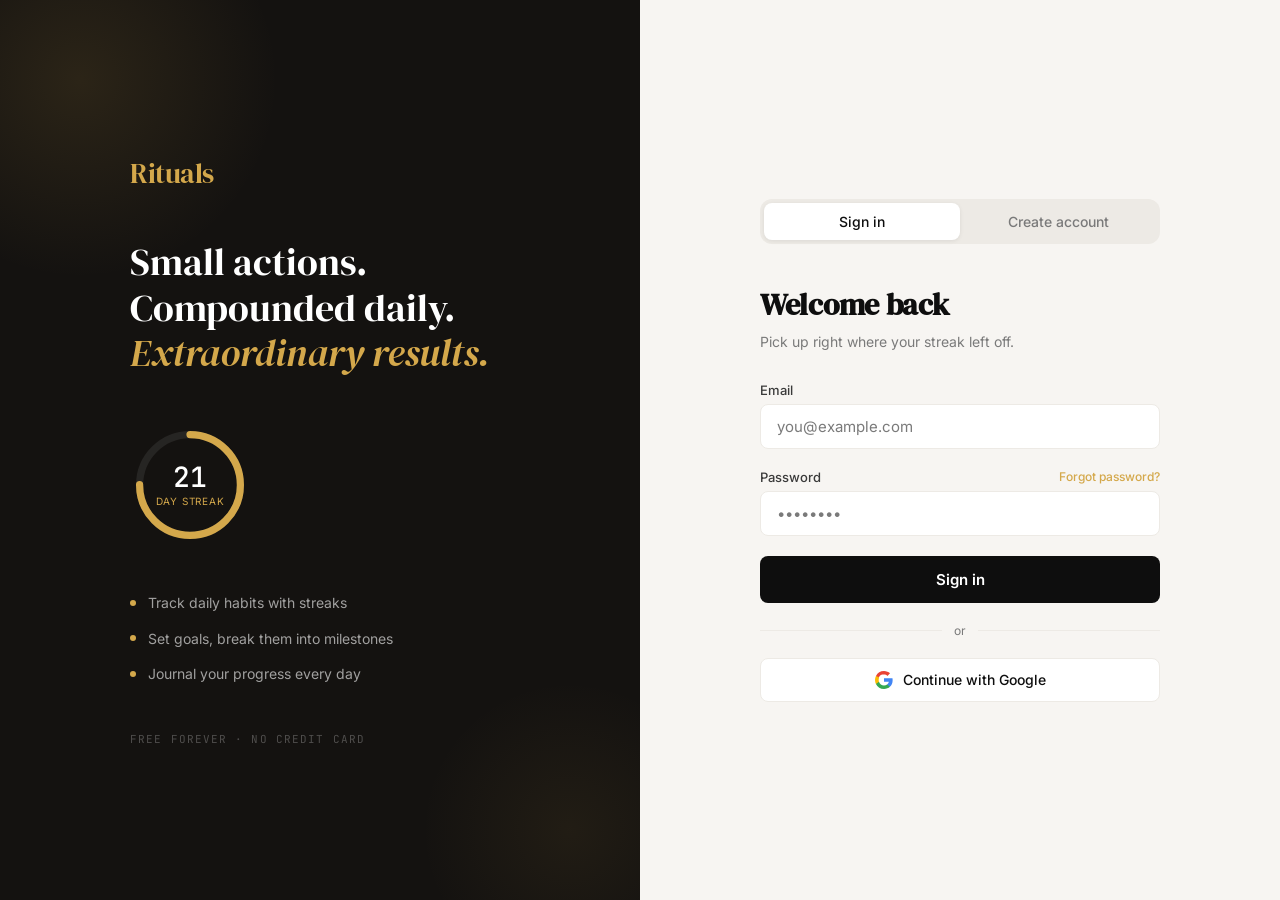
<file: index.html>
<!DOCTYPE html>
<html lang="en">
<head>
  <meta charset="UTF-8" />
  <meta name="viewport" content="width=device-width, initial-scale=1.0"/>
  <title>Rituals — Build what sticks</title>
  <link rel="preconnect" href="https://fonts.googleapis.com">
  <link href="https://fonts.googleapis.com/css2?family=DM+Serif+Display:ital@0;1&family=Inter:wght@300;400;500;600&family=JetBrains+Mono:wght@400;500&display=swap" rel="stylesheet">
  <link rel="stylesheet" href="auth.css" />
</head>
<body>

  <div class="split">

    <!-- LEFT PANEL: Brand -->
    <div class="brand-panel">
      <div class="brand-inner">
        <div class="logo">Rituals</div>
        <div class="brand-body">
          <p class="brand-tagline">Small actions.<br>Compounded daily.<br><em>Extraordinary results.</em></p>
          <div class="streak-display">
            <div class="streak-ring">
              <svg viewBox="0 0 100 100">
                <circle class="ring-bg" cx="50" cy="50" r="42"/>
                <circle class="ring-fill" cx="50" cy="50" r="42" stroke-dasharray="264" stroke-dashoffset="66"/>
              </svg>
              <div class="streak-count">
                <span class="num">21</span>
                <span class="label">day streak</span>
              </div>
            </div>
          </div>
          <ul class="feature-list">
            <li><span class="dot"></span>Track daily habits with streaks</li>
            <li><span class="dot"></span>Set goals, break them into milestones</li>
            <li><span class="dot"></span>Journal your progress every day</li>
          </ul>
        </div>
        <div class="brand-footer">Free forever · No credit card</div>
      </div>
    </div>

    <!-- RIGHT PANEL: Auth Form -->
    <div class="auth-panel">
      <div class="auth-inner">

        <div class="tab-switch">
          <button class="tab active" id="tab-login" onclick="switchTab('login')">Sign in</button>
          <button class="tab" id="tab-signup" onclick="switchTab('signup')">Create account</button>
        </div>

        <!-- LOGIN FORM -->
        <div class="form-block" id="form-login">
          <h2 class="form-title">Welcome back</h2>
          <p class="form-sub">Pick up right where your streak left off.</p>

          <div class="field">
            <label for="login-email">Email</label>
            <input type="email" id="login-email" placeholder="you@example.com" autocomplete="email"/>
          </div>
          <div class="field">
            <label for="login-password">Password</label>
            <input type="password" id="login-password" placeholder="••••••••" autocomplete="current-password"/>
            <a class="forgot" href="#">Forgot password?</a>
          </div>

          <button class="btn-primary" onclick="handleLogin()">
            <span class="btn-text">Sign in</span>
            <span class="btn-loader hidden">●●●</span>
          </button>

          <div class="divider"><span>or</span></div>

          <button class="btn-social" onclick="handleGoogleAuth()">
            <svg width="18" height="18" viewBox="0 0 18 18"><path fill="#4285F4" d="M17.64 9.2c0-.637-.057-1.251-.164-1.84H9v3.481h4.844c-.209 1.125-.843 2.078-1.796 2.717v2.258h2.908c1.702-1.567 2.684-3.875 2.684-6.615z"/><path fill="#34A853" d="M9 18c2.43 0 4.467-.806 5.956-2.18l-2.908-2.259c-.806.54-1.837.86-3.048.86-2.344 0-4.328-1.584-5.036-3.711H.957v2.332A8.997 8.997 0 0 0 9 18z"/><path fill="#FBBC05" d="M3.964 10.71A5.41 5.41 0 0 1 3.682 9c0-.593.102-1.17.282-1.71V4.958H.957A8.996 8.996 0 0 0 0 9c0 1.452.348 2.827.957 4.042l3.007-2.332z"/><path fill="#EA4335" d="M9 3.58c1.321 0 2.508.454 3.44 1.345l2.582-2.58C13.463.891 11.426 0 9 0A8.997 8.997 0 0 0 .957 4.958L3.964 6.29C4.672 4.163 6.656 3.58 9 3.58z"/></svg>
            Continue with Google
          </button>

          <div id="login-error" class="error-msg hidden"></div>
        </div>

        <!-- SIGNUP FORM -->
        <div class="form-block hidden" id="form-signup">
          <h2 class="form-title">Start your journey</h2>
          <p class="form-sub">Day one begins today.</p>

          <div class="field">
            <label for="signup-name">Your name</label>
            <input type="text" id="signup-name" placeholder="First name" autocomplete="given-name"/>
          </div>
          <div class="field">
            <label for="signup-email">Email</label>
            <input type="email" id="signup-email" placeholder="you@example.com" autocomplete="email"/>
          </div>
          <div class="field">
            <label for="signup-password">Password</label>
            <input type="password" id="signup-password" placeholder="Min. 8 characters" autocomplete="new-password"/>
            <div class="password-strength" id="pwd-strength">
              <div class="bar" id="bar1"></div>
              <div class="bar" id="bar2"></div>
              <div class="bar" id="bar3"></div>
              <div class="bar" id="bar4"></div>
              <span class="strength-label" id="strength-label"></span>
            </div>
          </div>

          <button class="btn-primary" onclick="handleSignup()">
            <span class="btn-text">Create account</span>
            <span class="btn-loader hidden">●●●</span>
          </button>

          <div class="divider"><span>or</span></div>

          <button class="btn-social" onclick="handleGoogleAuth()">
            <svg width="18" height="18" viewBox="0 0 18 18"><path fill="#4285F4" d="M17.64 9.2c0-.637-.057-1.251-.164-1.84H9v3.481h4.844c-.209 1.125-.843 2.078-1.796 2.717v2.258h2.908c1.702-1.567 2.684-3.875 2.684-6.615z"/><path fill="#34A853" d="M9 18c2.43 0 4.467-.806 5.956-2.18l-2.908-2.259c-.806.54-1.837.86-3.048.86-2.344 0-4.328-1.584-5.036-3.711H.957v2.332A8.997 8.997 0 0 0 9 18z"/><path fill="#FBBC05" d="M3.964 10.71A5.41 5.41 0 0 1 3.682 9c0-.593.102-1.17.282-1.71V4.958H.957A8.996 8.996 0 0 0 0 9c0 1.452.348 2.827.957 4.042l3.007-2.332z"/><path fill="#EA4335" d="M9 3.58c1.321 0 2.508.454 3.44 1.345l2.582-2.58C13.463.891 11.426 0 9 0A8.997 8.997 0 0 0 .957 4.958L3.964 6.29C4.672 4.163 6.656 3.58 9 3.58z"/></svg>
            Continue with Google
          </button>

          <p class="terms">By creating an account you agree to our <a href="#">Terms</a> and <a href="#">Privacy Policy</a>.</p>
          <div id="signup-error" class="error-msg hidden"></div>
          <div id="signup-success" class="success-msg hidden"></div>
        </div>

      </div>
    </div>

  </div>

  <script src="supabase-config.js"></script>
  <script src="supabase.js"></script>
  <script src="auth.js"></script>
</body>
</html>
</file>
<file: auth.css>
/* ===== TOKENS ===== */
:root {
  --ink:        #0E0E0E;
  --ink-soft:   #3A3A3A;
  --ink-muted:  #7A7A7A;
  --surface:    #F7F5F2;
  --surface-2:  #EDEAE5;
  --brand:      #111111;
  --brand-panel:#141210;
  --amber:      #D4A84B;
  --amber-dim:  rgba(212,168,75,0.15);
  --amber-glow: rgba(212,168,75,0.08);
  --green:      #3D9E6E;
  --red:        #C84B4B;
  --white:      #FFFFFF;
  --radius:     12px;
  --radius-sm:  8px;
  --font-display: 'DM Serif Display', serif;
  --font-body:    'Inter', sans-serif;
  --font-mono:    'JetBrains Mono', monospace;
}

/* ===== RESET ===== */
*, *::before, *::after { box-sizing: border-box; margin: 0; padding: 0; }
html, body { height: 100%; }
body {
  font-family: var(--font-body);
  background: var(--surface);
  color: var(--ink);
  -webkit-font-smoothing: antialiased;
}

/* ===== SPLIT LAYOUT ===== */
.split {
  display: grid;
  grid-template-columns: 1fr 1fr;
  min-height: 100vh;
}

/* ===== BRAND PANEL (LEFT) ===== */
.brand-panel {
  background: var(--brand-panel);
  display: flex;
  align-items: center;
  justify-content: center;
  padding: 60px 48px;
  position: relative;
  overflow: hidden;
}

.brand-panel::before {
  content: '';
  position: absolute;
  top: -120px; left: -120px;
  width: 400px; height: 400px;
  background: radial-gradient(circle, rgba(212,168,75,0.12) 0%, transparent 70%);
  pointer-events: none;
}

.brand-panel::after {
  content: '';
  position: absolute;
  bottom: -80px; right: -80px;
  width: 300px; height: 300px;
  background: radial-gradient(circle, rgba(212,168,75,0.07) 0%, transparent 70%);
  pointer-events: none;
}

.brand-inner {
  max-width: 380px;
  width: 100%;
  position: relative;
  z-index: 1;
}

.logo {
  font-family: var(--font-display);
  font-size: 28px;
  color: var(--amber);
  letter-spacing: -0.5px;
  margin-bottom: 48px;
}

.brand-tagline {
  font-family: var(--font-display);
  font-size: 38px;
  line-height: 1.2;
  color: var(--white);
  margin-bottom: 48px;
}

.brand-tagline em {
  color: var(--amber);
  font-style: italic;
}

/* Streak Ring */
.streak-display {
  margin-bottom: 48px;
}

.streak-ring {
  position: relative;
  width: 120px;
  height: 120px;
}

.streak-ring svg {
  width: 120px;
  height: 120px;
  transform: rotate(-90deg);
}

.ring-bg {
  fill: none;
  stroke: rgba(255,255,255,0.08);
  stroke-width: 6;
}

.ring-fill {
  fill: none;
  stroke: var(--amber);
  stroke-width: 6;
  stroke-linecap: round;
  transition: stroke-dashoffset 1.2s ease;
}

.streak-count {
  position: absolute;
  inset: 0;
  display: flex;
  flex-direction: column;
  align-items: center;
  justify-content: center;
}

.streak-count .num {
  font-family: var(--font-mono);
  font-size: 28px;
  font-weight: 500;
  color: var(--white);
  line-height: 1;
}

.streak-count .label {
  font-size: 10px;
  color: var(--amber);
  text-transform: uppercase;
  letter-spacing: 0.08em;
  margin-top: 4px;
}

/* Feature list */
.feature-list {
  list-style: none;
  display: flex;
  flex-direction: column;
  gap: 16px;
  margin-bottom: 48px;
}

.feature-list li {
  display: flex;
  align-items: center;
  gap: 12px;
  font-size: 14px;
  color: rgba(255,255,255,0.6);
  line-height: 1.4;
}

.dot {
  width: 6px;
  height: 6px;
  background: var(--amber);
  border-radius: 50%;
  flex-shrink: 0;
}

.brand-footer {
  font-family: var(--font-mono);
  font-size: 11px;
  color: rgba(255,255,255,0.25);
  text-transform: uppercase;
  letter-spacing: 0.1em;
}

/* ===== AUTH PANEL (RIGHT) ===== */
.auth-panel {
  display: flex;
  align-items: center;
  justify-content: center;
  padding: 60px 48px;
  background: var(--surface);
}

.auth-inner {
  max-width: 400px;
  width: 100%;
}

/* Tab switch */
.tab-switch {
  display: flex;
  background: var(--surface-2);
  border-radius: var(--radius);
  padding: 4px;
  margin-bottom: 40px;
}

.tab {
  flex: 1;
  padding: 10px 16px;
  border: none;
  background: transparent;
  border-radius: var(--radius-sm);
  font-family: var(--font-body);
  font-size: 14px;
  font-weight: 500;
  color: var(--ink-muted);
  cursor: pointer;
  transition: all 0.2s ease;
}

.tab.active {
  background: var(--white);
  color: var(--ink);
  box-shadow: 0 1px 4px rgba(0,0,0,0.08);
}

/* Form blocks */
.form-block { display: block; }
.form-block.hidden { display: none; }

.form-title {
  font-family: var(--font-display);
  font-size: 30px;
  color: var(--ink);
  margin-bottom: 8px;
  letter-spacing: -0.3px;
}

.form-sub {
  font-size: 14px;
  color: var(--ink-muted);
  margin-bottom: 32px;
}

/* Fields */
.field {
  display: flex;
  flex-direction: column;
  gap: 6px;
  margin-bottom: 20px;
  position: relative;
}

label {
  font-size: 13px;
  font-weight: 500;
  color: var(--ink-soft);
}

input {
  font-family: var(--font-body);
  font-size: 15px;
  padding: 12px 16px;
  border: 1.5px solid var(--surface-2);
  border-radius: var(--radius-sm);
  background: var(--white);
  color: var(--ink);
  outline: none;
  transition: border-color 0.2s ease, box-shadow 0.2s ease;
}

input:focus {
  border-color: var(--amber);
  box-shadow: 0 0 0 3px var(--amber-dim);
}

input::placeholder { color: var(--ink-muted); }

.forgot {
  position: absolute;
  right: 0;
  top: 0;
  font-size: 12px;
  color: var(--amber);
  text-decoration: none;
  font-weight: 500;
}

.forgot:hover { text-decoration: underline; }

/* Password strength */
.password-strength {
  display: flex;
  align-items: center;
  gap: 6px;
  margin-top: 6px;
}

.bar {
  height: 3px;
  flex: 1;
  background: var(--surface-2);
  border-radius: 2px;
  transition: background 0.3s ease;
}

.bar.weak   { background: var(--red); }
.bar.fair   { background: #E08A2A; }
.bar.good   { background: #B5C42A; }
.bar.strong { background: var(--green); }

.strength-label {
  font-size: 11px;
  color: var(--ink-muted);
  white-space: nowrap;
  font-family: var(--font-mono);
  min-width: 44px;
}

/* Buttons */
.btn-primary {
  width: 100%;
  padding: 14px;
  background: var(--ink);
  color: var(--white);
  border: none;
  border-radius: var(--radius-sm);
  font-family: var(--font-body);
  font-size: 15px;
  font-weight: 600;
  cursor: pointer;
  margin-top: 8px;
  transition: background 0.2s ease, transform 0.1s ease;
  display: flex;
  align-items: center;
  justify-content: center;
  gap: 8px;
}

.btn-primary:hover { background: #2A2A2A; }
.btn-primary:active { transform: scale(0.99); }
.btn-primary:disabled { background: var(--ink-muted); cursor: not-allowed; }

.btn-loader {
  font-family: var(--font-mono);
  font-size: 10px;
  letter-spacing: 0.3em;
  animation: pulse 1s infinite;
}

@keyframes pulse { 0%,100% { opacity: 1; } 50% { opacity: 0.3; } }

.btn-social {
  width: 100%;
  padding: 12px;
  background: var(--white);
  color: var(--ink);
  border: 1.5px solid var(--surface-2);
  border-radius: var(--radius-sm);
  font-family: var(--font-body);
  font-size: 14px;
  font-weight: 500;
  cursor: pointer;
  display: flex;
  align-items: center;
  justify-content: center;
  gap: 10px;
  transition: border-color 0.2s, box-shadow 0.2s;
}

.btn-social:hover {
  border-color: var(--ink-muted);
  box-shadow: 0 2px 8px rgba(0,0,0,0.06);
}

/* Divider */
.divider {
  display: flex;
  align-items: center;
  gap: 12px;
  margin: 20px 0;
  color: var(--ink-muted);
  font-size: 12px;
}

.divider::before, .divider::after {
  content: '';
  flex: 1;
  height: 1px;
  background: var(--surface-2);
}

/* Messages */
.error-msg {
  margin-top: 14px;
  padding: 12px 14px;
  background: rgba(200,75,75,0.08);
  border: 1px solid rgba(200,75,75,0.2);
  border-radius: var(--radius-sm);
  font-size: 13px;
  color: var(--red);
}

.success-msg {
  margin-top: 14px;
  padding: 12px 14px;
  background: rgba(61,158,110,0.08);
  border: 1px solid rgba(61,158,110,0.2);
  border-radius: var(--radius-sm);
  font-size: 13px;
  color: var(--green);
}

.hidden { display: none !important; }

.terms {
  font-size: 12px;
  color: var(--ink-muted);
  margin-top: 16px;
  line-height: 1.6;
  text-align: center;
}

.terms a {
  color: var(--ink-soft);
  text-decoration: underline;
}

/* ===== RESPONSIVE ===== */
@media (max-width: 768px) {
  .split { grid-template-columns: 1fr; }
  .brand-panel { display: none; }
  .auth-panel { padding: 40px 24px; }
}

/* ===== APP SHELL ===== */
.app-shell {
  display: grid;
  grid-template-columns: 260px 1fr;
  min-height: 100vh;
}

.nav-panel {
  background: var(--brand-panel);
  color: var(--white);
  display: flex;
  flex-direction: column;
  justify-content: space-between;
  padding: 40px 24px;
}

.nav-brand {
  font-family: var(--font-display);
  font-size: 28px;
  margin-bottom: 40px;
  color: var(--amber);
}

.nav-links {
  display: flex;
  flex-direction: column;
  gap: 12px;
}

.nav-link {
  display: block;
  padding: 14px 16px;
  border-radius: var(--radius-sm);
  color: rgba(255,255,255,0.75);
  text-decoration: none;
  transition: background 0.2s ease, color 0.2s ease;
}

.nav-link:hover,
.nav-link.active {
  background: rgba(255,255,255,0.08);
  color: var(--white);
}

.nav-footer {
  margin-top: 40px;
}

.page-panel {
  padding: 40px 48px;
  background: var(--surface);
}

.page-header {
  display: flex;
  align-items: flex-start;
  justify-content: space-between;
  gap: 24px;
  margin-bottom: 32px;
}

.page-header h1 {
  font-family: var(--font-display);
  font-size: 38px;
  margin-bottom: 10px;
}

.eyebrow {
  text-transform: uppercase;
  letter-spacing: 0.14em;
  color: var(--ink-muted);
  font-size: 12px;
  margin-bottom: 10px;
}

.page-intro {
  max-width: 620px;
  color: var(--ink-soft);
}

.header-actions {
  display: flex;
  align-items: center;
}

.cards-grid {
  display: grid;
  grid-template-columns: repeat(2, minmax(0, 1fr));
  gap: 24px;
}

.card {
  background: var(--white);
  border-radius: var(--radius);
  padding: 28px;
  box-shadow: 0 24px 60px rgba(0,0,0,0.06);
}

.card-title {
  font-size: 16px;
  font-weight: 600;
  margin-bottom: 14px;
}

.card-copy {
  color: var(--ink-muted);
  line-height: 1.7;
}

.card-actions {
  margin-top: 24px;
}

.stat-list {
  list-style: none;
  padding: 0;
  margin: 0;
  display: grid;
  gap: 14px;
}

.stat-list li {
  font-size: 14px;
  color: var(--ink-soft);
}

.form-card,
.list-panel {
  background: var(--white);
  border-radius: var(--radius);
  padding: 28px;
  box-shadow: 0 24px 60px rgba(0,0,0,0.06);
  margin-bottom: 24px;
}

.form-grid {
  display: grid;
  gap: 20px;
  margin-bottom: 18px;
}

.list-panel .section-header {
  display: flex;
  align-items: flex-start;
  justify-content: space-between;
  gap: 16px;
  margin-bottom: 24px;
}

.list-panel h2 {
  margin: 0;
  font-size: 20px;
}

.list-panel p {
  margin: 0;
  color: var(--ink-muted);
}

.item-card {
  border: 1px solid var(--surface-2);
  border-radius: var(--radius-sm);
  padding: 20px;
  margin-bottom: 18px;
}

.item-heading {
  display: flex;
  align-items: center;
  justify-content: space-between;
  gap: 12px;
  margin-bottom: 10px;
}

.item-heading h3 {
  margin: 0;
  font-size: 18px;
}

.item-copy {
  margin: 0 0 10px;
  color: var(--ink-soft);
  line-height: 1.6;
}

.item-meta {
  font-size: 13px;
  color: var(--ink-muted);
}

.item-actions {
  display: flex;
  flex-wrap: wrap;
  gap: 10px;
  margin-top: 16px;
}

.btn-secondary {
  padding: 12px 16px;
  border: 1px solid var(--surface-2);
  background: var(--white);
  color: var(--ink);
  border-radius: var(--radius-sm);
  font-size: 14px;
  cursor: pointer;
  transition: background 0.2s ease, border-color 0.2s ease;
}

.btn-secondary:hover {
  border-color: rgba(0,0,0,0.12);
}

.btn-small {
  padding: 8px 12px;
  font-size: 13px;
}

.btn-danger {
  border-color: rgba(200,75,75,0.2);
  color: var(--red);
}

.btn-danger:hover {
  background: rgba(200,75,75,0.06);
}

.row-gap {
  display: flex;
  gap: 12px;
  flex-wrap: wrap;
}

.journal-card textarea {
  min-height: 180px;
  resize: vertical;
}

.profile-grid {
  display: grid;
  grid-template-columns: 1fr 1fr;
  gap: 24px;
  margin-bottom: 24px;
}

.profile-card,
.stats-card {
  display: flex;
  align-items: center;
  gap: 18px;
}

.profile-avatar {
  width: 68px;
  height: 68px;
  background: var(--amber);
  color: var(--black);
  display: grid;
  place-items: center;
  border-radius: 18px;
  font-size: 26px;
  font-weight: 700;
}

.milestone-list {
  list-style: none;
  padding: 0;
  margin: 20px 0 0;
  display: grid;
  gap: 10px;
}

.milestone {
  display: flex;
  align-items: center;
  justify-content: space-between;
  padding: 12px 14px;
  background: var(--surface-2);
  border-radius: var(--radius-sm);
}

.milestone-done {
  opacity: 0.75;
  text-decoration: line-through;
}

.pill {
  display: inline-flex;
  align-items: center;
  gap: 6px;
  padding: 6px 10px;
  border-radius: 999px;
  font-size: 11px;
  text-transform: uppercase;
  letter-spacing: 0.08em;
}

.pill-success {
  background: rgba(61,158,110,0.12);
  color: var(--green);
}

.pill-muted {
  background: rgba(14,14,14,0.05);
  color: var(--ink-muted);
}

.progress-bar {
  height: 10px;
  border-radius: 999px;
  background: var(--surface-2);
  overflow: hidden;
  margin-top: 10px;
}

.progress-bar span {
  display: block;
  height: 100%;
  background: var(--amber);
}

.empty-state {
  color: var(--ink-muted);
  padding: 24px;
  background: var(--surface-2);
  border-radius: var(--radius-sm);
  text-align: center;
}

@media (max-width: 1024px) {
  .app-shell { grid-template-columns: 1fr; }
  .page-panel { padding: 30px 24px; }
  .page-header { flex-direction: column; }
  .cards-grid { grid-template-columns: 1fr; }
  .profile-grid { grid-template-columns: 1fr; }
}

@media (max-width: 768px) {
  .app-shell { display: block; }
  .nav-panel { padding: 24px; }
  .nav-footer { margin-top: 24px; }
  .page-panel { padding: 24px; }
}
</file>
